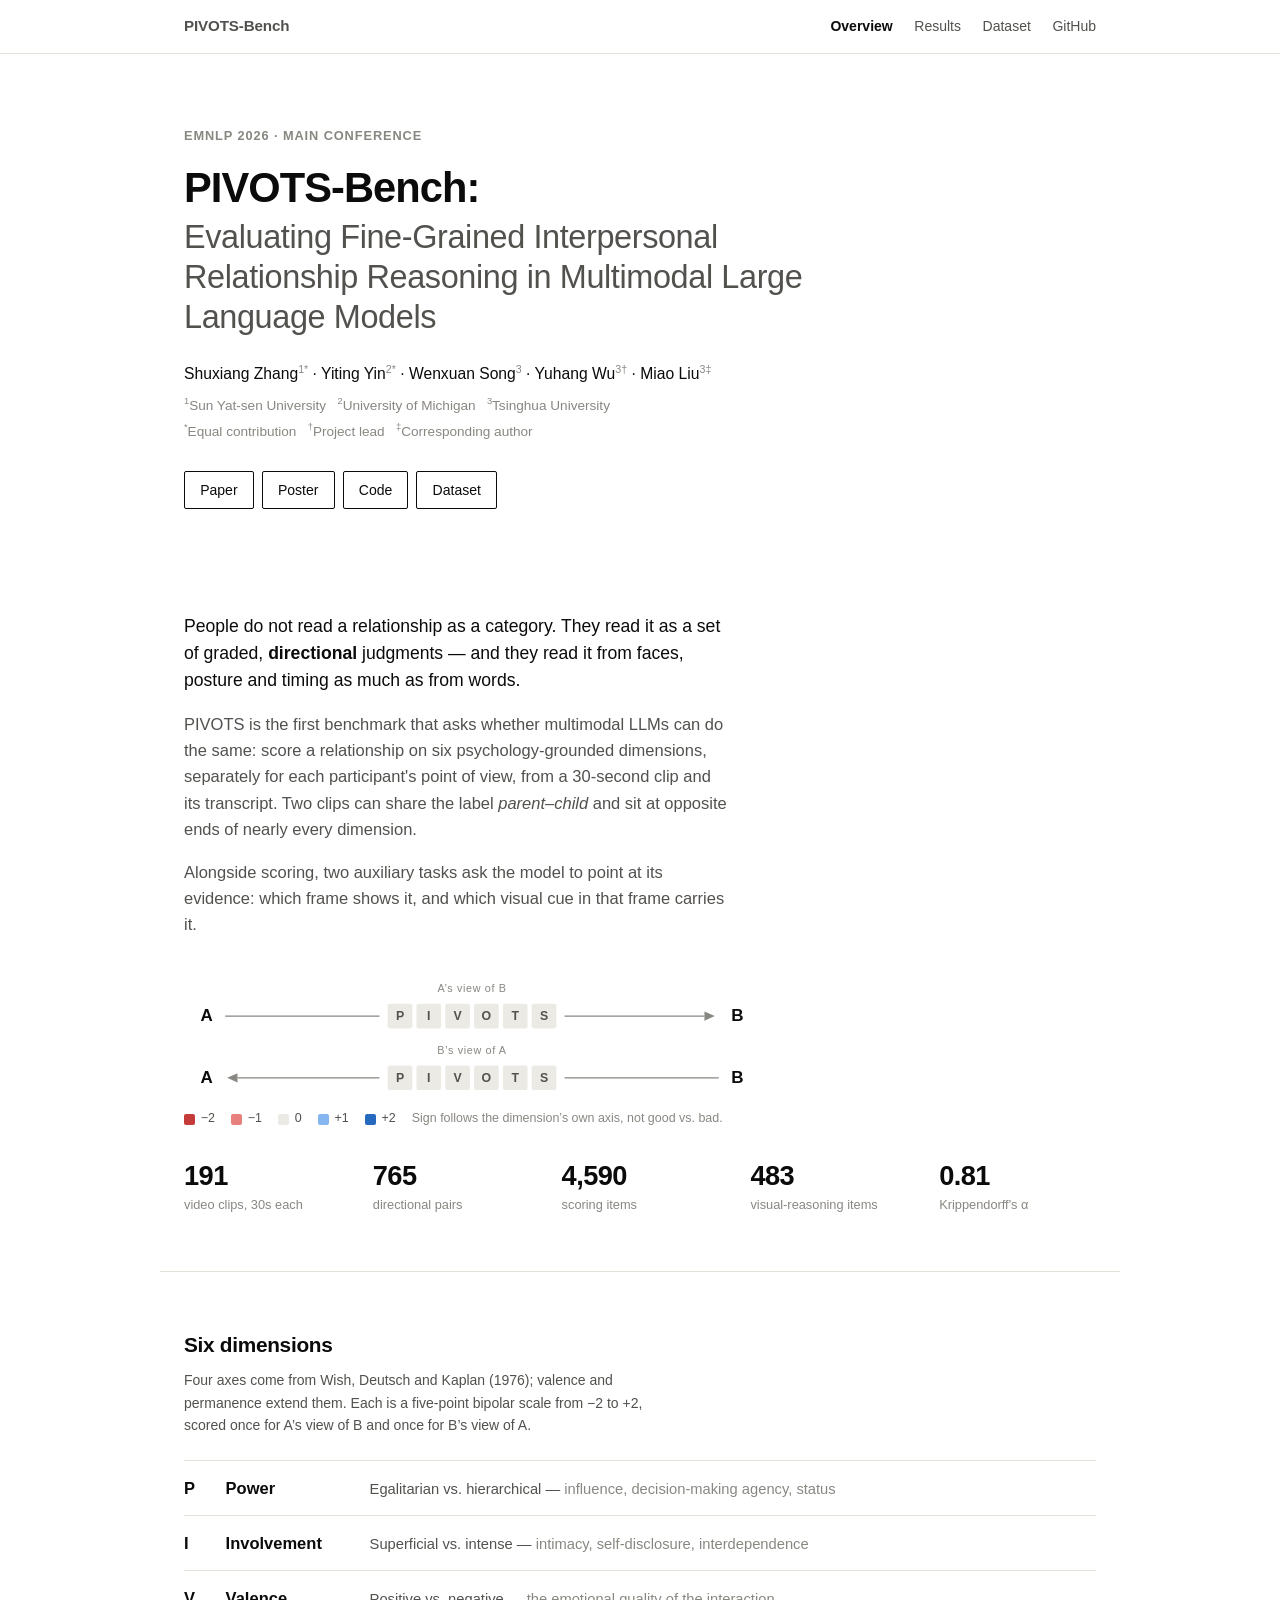
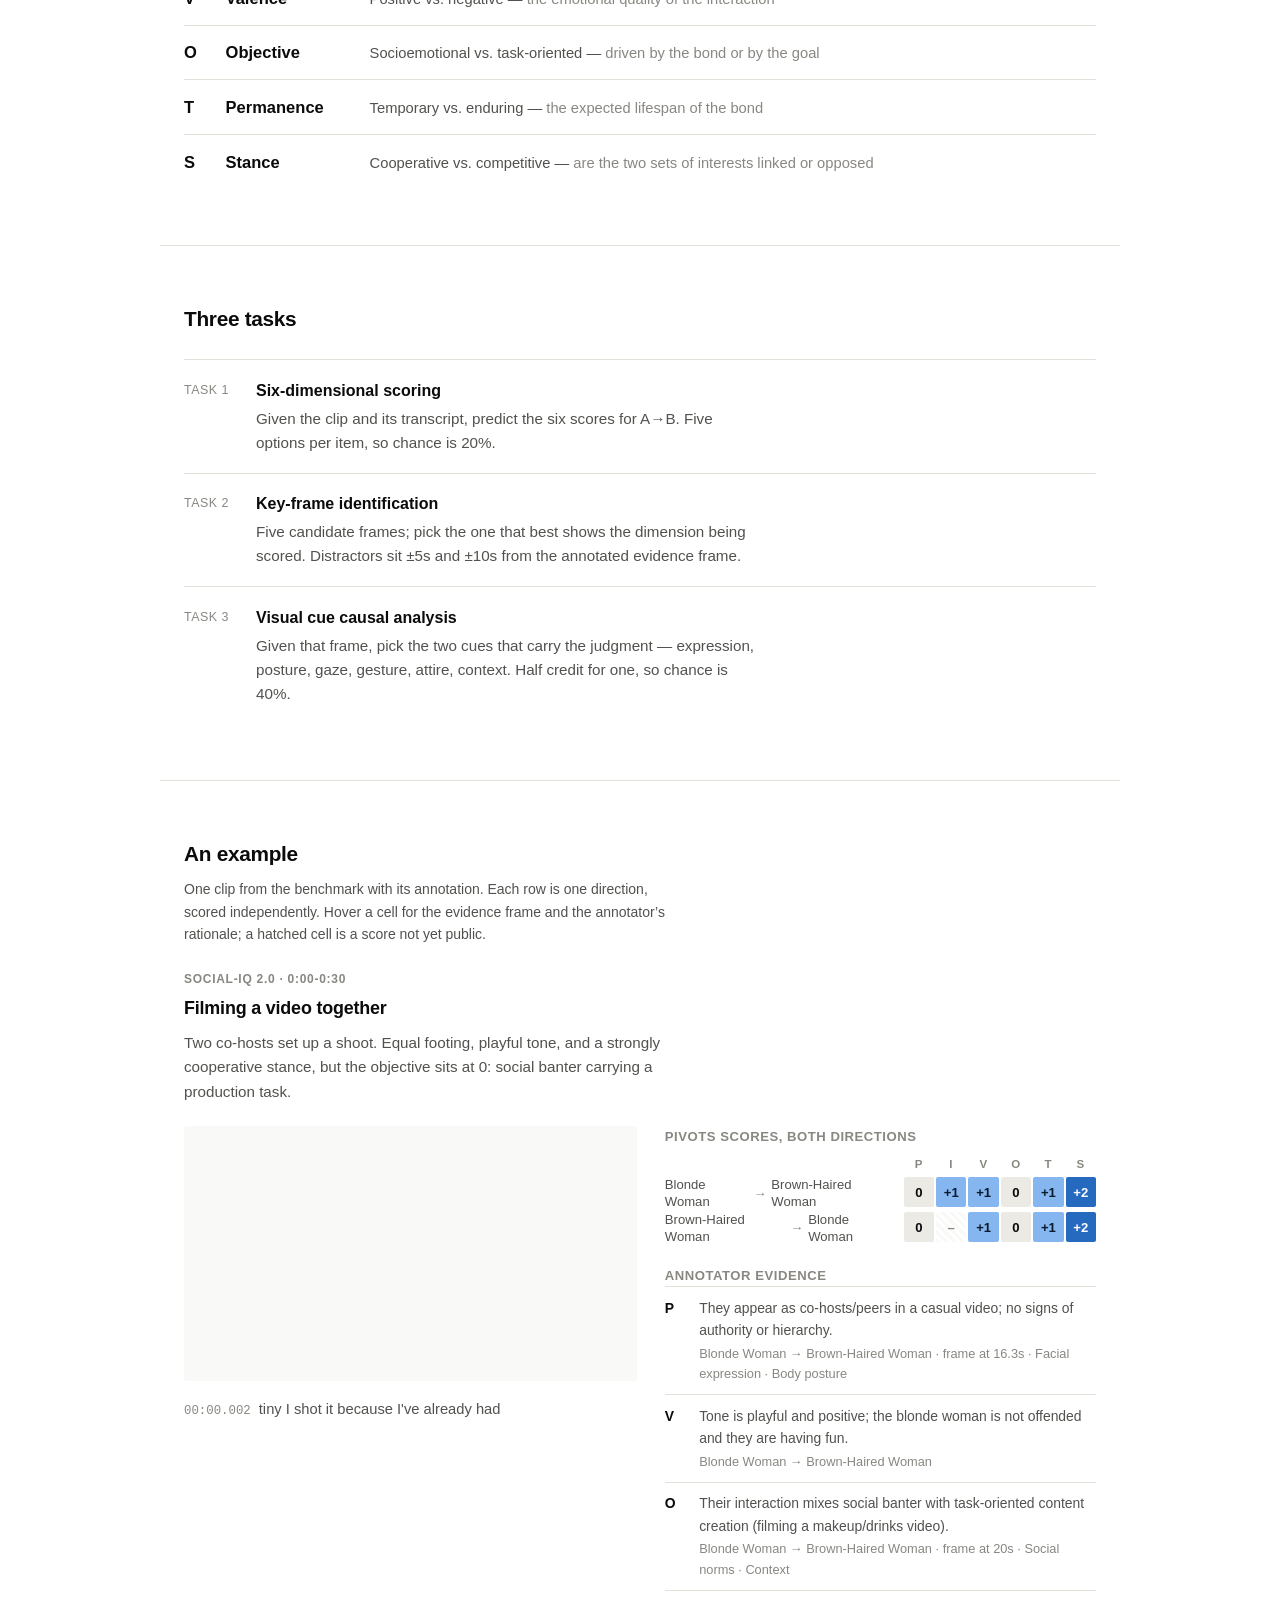
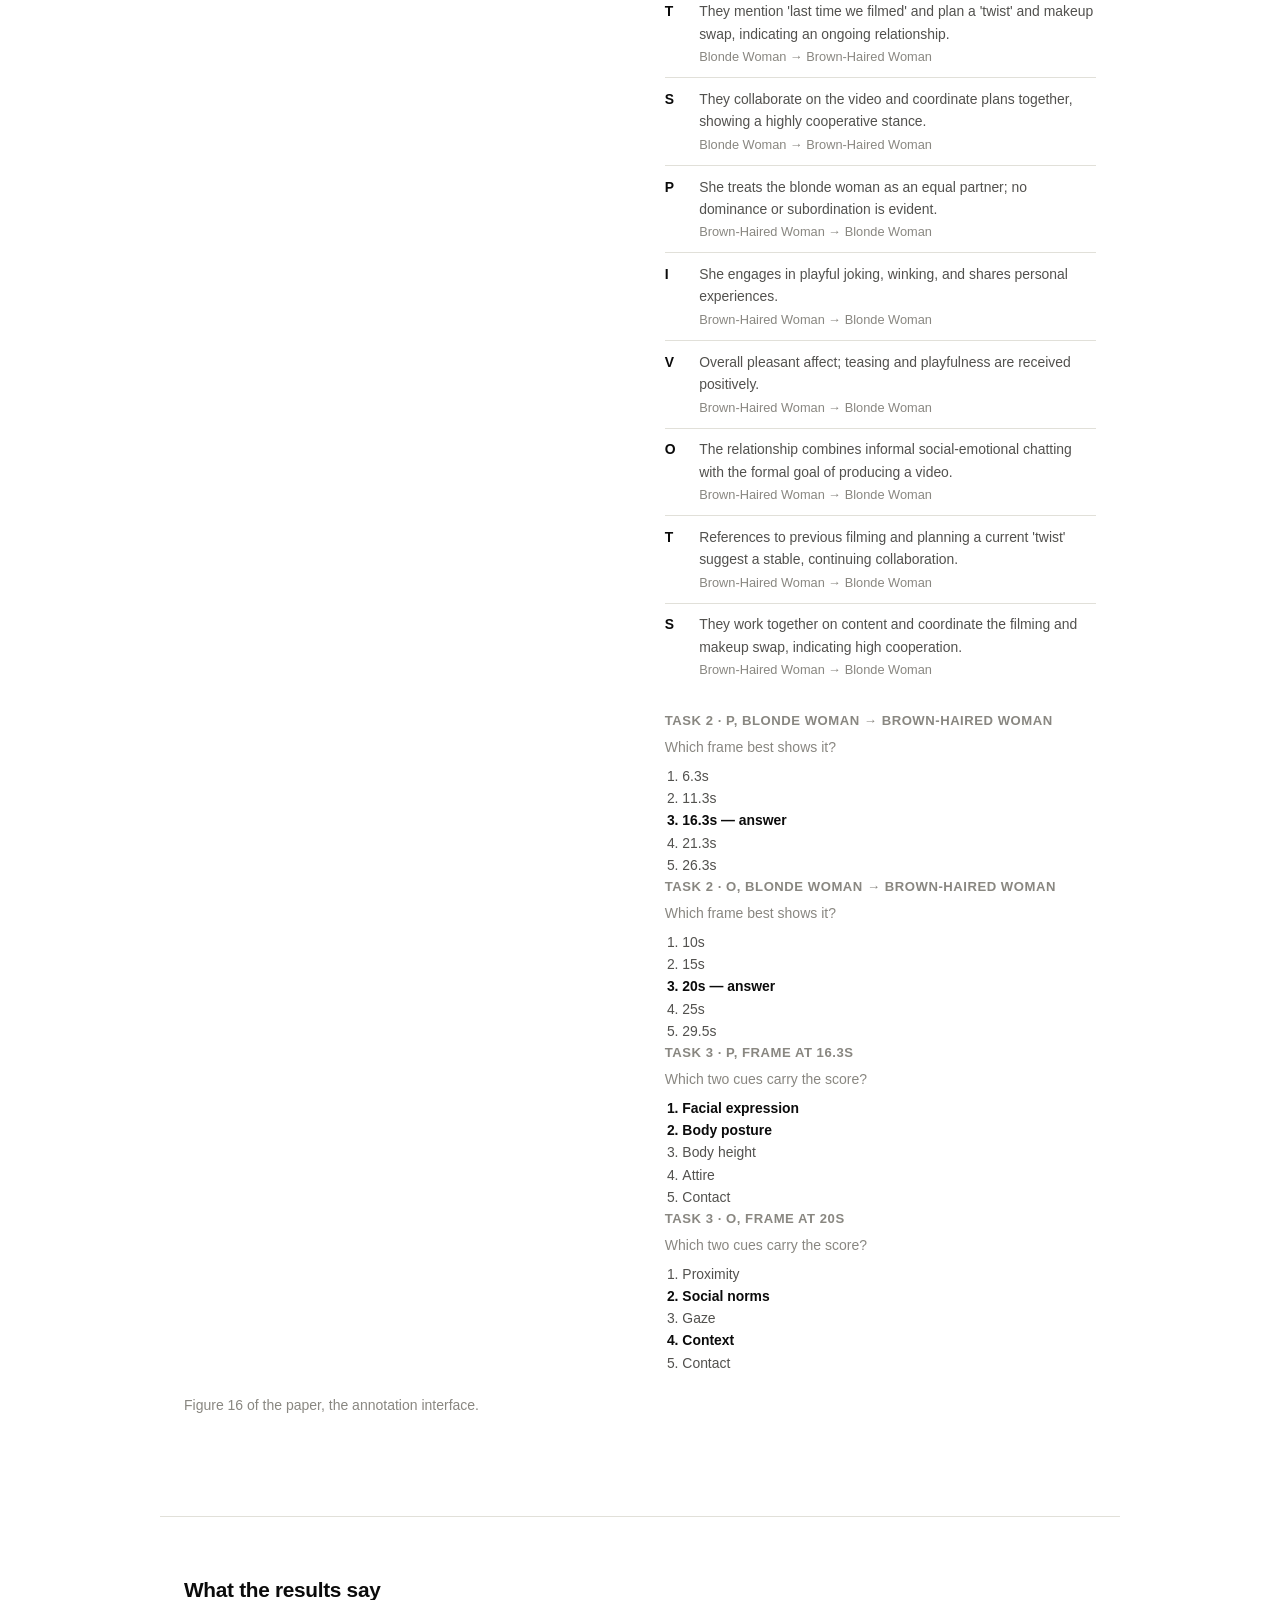
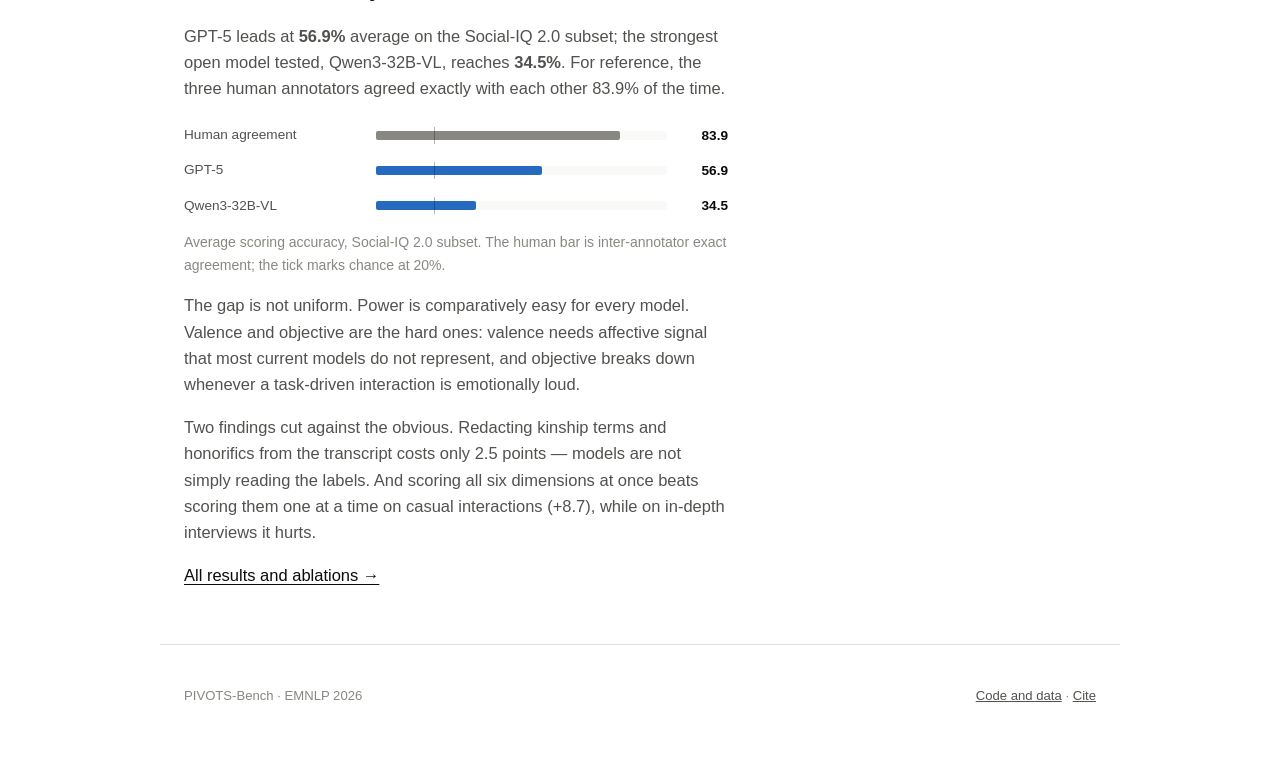
<file: docs/index.html>
<!DOCTYPE html>
<html lang="en">
<head>
<meta charset="utf-8">
<meta name="viewport" content="width=device-width, initial-scale=1">
<title>PIVOTS-Bench: Evaluating Fine-Grained Interpersonal Relationship Reasoning in Multimodal Large Language Models</title>
<meta name="description" content="PIVOTS-Bench: evaluating fine-grained interpersonal relationship reasoning in multimodal large language models.">
<link rel="stylesheet" href="./assets/style.css">
<link rel="icon" href="data:image/svg+xml,<svg xmlns='http://www.w3.org/2000/svg' viewBox='0 0 32 32'><rect x='0' y='10' width='6.4' height='12' fill='%23c53b39'/><rect x='6.4' y='10' width='6.4' height='12' fill='%23e8817d'/><rect x='12.8' y='10' width='6.4' height='12' fill='%23eceae5'/><rect x='19.2' y='10' width='6.4' height='12' fill='%2386b6ef'/><rect x='25.6' y='10' width='6.4' height='12' fill='%23256abf'/></svg>">
</head>
<body>
<nav class="nav"><div class="wrap">
      <a class="mark" href="./">PIVOTS-Bench</a>
      <ul>
        <li><a href="./" aria-current="page">Overview</a></li>
        <li><a href="./leaderboard.html" >Results</a></li>
        <li><a href="./dataset.html" >Dataset</a></li>
        <li><a href="https://github.com/ciossayin/pivots-bench">GitHub</a></li>
      </ul>
    </div></nav>
<header class="hero wrap">
  <p class="eyebrow">EMNLP 2026 &middot; Main Conference</p>
  <h1><span class="name">PIVOTS-Bench:</span> <span class="rest">Evaluating Fine-Grained Interpersonal Relationship Reasoning in Multimodal Large Language Models</span></h1>
  <div class="byline">
    Shuxiang Zhang<sup>1*</sup> &middot; Yiting Yin<sup>2*</sup> &middot; Wenxuan Song<sup>3</sup> &middot; Yuhang Wu<sup>3&dagger;</sup> &middot; Miao Liu<sup>3&Dagger;</sup>
    <div class="affil"><sup>1</sup>Sun Yat-sen University &nbsp; <sup>2</sup>University of Michigan &nbsp; <sup>3</sup>Tsinghua University</div>
    <div class="affil"><sup>*</sup>Equal contribution &nbsp; <sup>&dagger;</sup>Project lead &nbsp; <sup>&Dagger;</sup>Corresponding author</div>
  </div>
  <div class="actions">
    <a href="https://arxiv.org/abs/2606.23092">Paper</a>
    <a href="./assets/poster.pdf">Poster</a>
    <a href="https://github.com/ciossayin/pivots-bench">Code</a>
    <a href="./dataset.html">Dataset</a>
  </div>
</header>

<section class="wrap">
  <div class="narrow stack">
    <p class="lede">People do not read a relationship as a category. They read it as a set of
    graded, <b>directional</b> judgments &mdash; and they read it from faces, posture and timing as
    much as from words.</p>
    <p class="sub">PIVOTS is the first benchmark that asks whether multimodal LLMs can do the same:
    score a relationship on six psychology-grounded dimensions, separately for each participant's
    point of view, from a 30-second clip and its transcript. Two clips can share the label
    <em>parent&ndash;child</em> and sit at opposite ends of nearly every dimension.</p>
    <p class="sub">Alongside scoring, two auxiliary tasks ask the model to point at its evidence:
    which frame shows it, and which visual cue in that frame carries it.</p>
  </div>

  <figure class="bidir" role="img" aria-label="Each pair is scored twice — once for A's view of B and once for B's view of A — on six dimensions, P, I, V, O, T, S, each on a five-point scale from minus 2 to plus 2.">
    <svg viewBox="0 8 560 114" aria-hidden="true">
      <g fill="var(--ink)" font-size="16.5" font-weight="650" text-anchor="middle">
        <text x="22" y="50">A</text><text x="538" y="50">B</text>
        <text x="22" y="110">A</text><text x="538" y="110">B</text>
      </g>
      <g fill="var(--muted)" font-size="10.5" letter-spacing=".06em" text-anchor="middle">
        <text x="280" y="22">A&#8217;s view of B</text>
        <text x="280" y="82">B&#8217;s view of A</text>
      </g>
      <g stroke="var(--muted)" stroke-width="1.2">
        <line x1="40" y1="45" x2="506" y2="45" stroke-dasharray="150 180 136"/>
        <line x1="52" y1="105" x2="520" y2="105" stroke-dasharray="138 180 150"/>
      </g>
      <g fill="var(--muted)">
        <polygon points="506,40.5 516,45 506,49.5"/>
        <polygon points="52,100.5 42,105 52,109.5"/>
      </g>
      <rect x="198" y="33" width="24" height="24" rx="2" fill="var(--s-zero)"/><rect x="226" y="33" width="24" height="24" rx="2" fill="var(--s-zero)"/><rect x="254" y="33" width="24" height="24" rx="2" fill="var(--s-zero)"/><rect x="282" y="33" width="24" height="24" rx="2" fill="var(--s-zero)"/><rect x="310" y="33" width="24" height="24" rx="2" fill="var(--s-zero)"/><rect x="338" y="33" width="24" height="24" rx="2" fill="var(--s-zero)"/>
      <rect x="198" y="93" width="24" height="24" rx="2" fill="var(--s-zero)"/><rect x="226" y="93" width="24" height="24" rx="2" fill="var(--s-zero)"/><rect x="254" y="93" width="24" height="24" rx="2" fill="var(--s-zero)"/><rect x="282" y="93" width="24" height="24" rx="2" fill="var(--s-zero)"/><rect x="310" y="93" width="24" height="24" rx="2" fill="var(--s-zero)"/><rect x="338" y="93" width="24" height="24" rx="2" fill="var(--s-zero)"/>
      <g fill="var(--ink-2)" font-size="12" font-weight="600" text-anchor="middle">
        <text x="210" y="49">P</text><text x="238" y="49">I</text><text x="266" y="49">V</text><text x="294" y="49">O</text><text x="322" y="49">T</text><text x="350" y="49">S</text>
        <text x="210" y="109">P</text><text x="238" y="109">I</text><text x="266" y="109">V</text><text x="294" y="109">O</text><text x="322" y="109">T</text><text x="350" y="109">S</text>
      </g>
    </svg>
    <div class="legend">
      <span><i style="background:var(--s-neg2)"></i>&minus;2</span>
      <span><i style="background:var(--s-neg1)"></i>&minus;1</span>
      <span><i style="background:var(--s-zero)"></i>0</span>
      <span><i style="background:var(--s-pos1)"></i>+1</span>
      <span><i style="background:var(--s-pos2)"></i>+2</span>
      <span class="muted">Sign follows the dimension&rsquo;s own axis, not good vs. bad.</span>
    </div>
  </figure>

  <div class="figures">
    <div><b>191</b><span>video clips, 30s each</span></div>
    <div><b>765</b><span>directional pairs</span></div>
    <div><b>4,590</b><span>scoring items</span></div>
    <div><b>483</b><span>visual-reasoning items</span></div>
    <div><b>0.81</b><span>Krippendorff's &alpha;</span></div>
  </div>
</section>

<section class="wrap">
  <h2>Six dimensions</h2>
  <p class="sub small" style="margin-top:.5rem;max-width:62ch">Four axes come from Wish, Deutsch and
  Kaplan (1976); valence and permanence extend them. Each is a five-point bipolar scale from
  &minus;2 to +2, scored once for A&rsquo;s view of B and once for B&rsquo;s view of A.</p>
  <div class="dims">
    <div><span class="key">P</span><span class="name">Power</span><span class="axis">Egalitarian vs. hierarchical &mdash; <em>influence, decision-making agency, status</em></span></div>
    <div><span class="key">I</span><span class="name">Involvement</span><span class="axis">Superficial vs. intense &mdash; <em>intimacy, self-disclosure, interdependence</em></span></div>
    <div><span class="key">V</span><span class="name">Valence</span><span class="axis">Positive vs. negative &mdash; <em>the emotional quality of the interaction</em></span></div>
    <div><span class="key">O</span><span class="name">Objective</span><span class="axis">Socioemotional vs. task-oriented &mdash; <em>driven by the bond or by the goal</em></span></div>
    <div><span class="key">T</span><span class="name">Permanence</span><span class="axis">Temporary vs. enduring &mdash; <em>the expected lifespan of the bond</em></span></div>
    <div><span class="key">S</span><span class="name">Stance</span><span class="axis">Cooperative vs. competitive &mdash; <em>are the two sets of interests linked or opposed</em></span></div>
  </div>
</section>

<section class="wrap">
  <h2>Three tasks</h2>
  <div class="tasks">
    <div><div>
      <h3>Six-dimensional scoring</h3>
      <p>Given the clip and its transcript, predict the six scores for A&rarr;B. Five options per
      item, so chance is 20%.</p>
    </div></div>
    <div><div>
      <h3>Key-frame identification</h3>
      <p>Five candidate frames; pick the one that best shows the dimension being scored. Distractors
      sit &plusmn;5s and &plusmn;10s from the annotated evidence frame.</p>
    </div></div>
    <div><div>
      <h3>Visual cue causal analysis</h3>
      <p>Given that frame, pick the two cues that carry the judgment &mdash; expression, posture,
      gaze, gesture, attire, context. Half credit for one, so chance is 40%.</p>
    </div></div>
  </div>
</section>

<section class="wrap" id="example">
  <h2>An example</h2>
  <p class="sub small" style="margin-top:.5rem;max-width:62ch">One clip from the benchmark with its
  annotation. Each row is one direction, scored independently. Hover a cell for the evidence frame
  and the annotator&rsquo;s rationale; a hatched cell is a score not yet public.</p>
  <div id="samples"></div>
</section>

<section class="wrap">
  <h2>What the results say</h2>
  <div class="narrow stack" style="margin-top:1rem">
    <p class="sub">GPT-5 leads at <b>56.9%</b> average on the Social-IQ 2.0 subset; the strongest
    open model tested, Qwen3-32B-VL, reaches <b>34.5%</b>. For reference, the three human annotators
    agreed exactly with each other 83.9% of the time.</p>
    <figure class="headline">
      <div class="hrow"><span class="hl">Human agreement</span><span class="track"><i class="ref" style="width:83.9%"></i></span><b>83.9</b></div>
      <div class="hrow"><span class="hl">GPT-5</span><span class="track"><i style="width:56.9%"></i></span><b>56.9</b></div>
      <div class="hrow"><span class="hl">Qwen3-32B-VL</span><span class="track"><i style="width:34.5%"></i></span><b>34.5</b></div>
      <figcaption class="muted small">Average scoring accuracy, Social-IQ 2.0 subset. The human bar
      is inter-annotator exact agreement; the tick marks chance at 20%.</figcaption>
    </figure>
    <p class="sub">The gap is not uniform. Power is comparatively easy for every model. Valence and
    objective are the hard ones: valence needs affective signal that most current models do not
    represent, and objective breaks down whenever a task-driven interaction is emotionally loud.</p>
    <p class="sub">Two findings cut against the obvious. Redacting kinship terms and honorifics from
    the transcript costs only 2.5 points &mdash; models are not simply reading the labels. And
    scoring all six dimensions at once beats scoring them one at a time on casual interactions
    (+8.7), while on in-depth interviews it hurts.</p>
    <p><a href="./leaderboard.html">All results and ablations &rarr;</a></p>
  </div>
</section>

<footer class="wrap">
      <div>PIVOTS-Bench &middot; EMNLP 2026</div>
      <div><a href="https://github.com/ciossayin/pivots-bench">Code and data</a> &middot; <a href="./dataset.html#cite">Cite</a></div>
    </footer>
<script src="./assets/samples.js"></script>
</body>
</html>
</file>
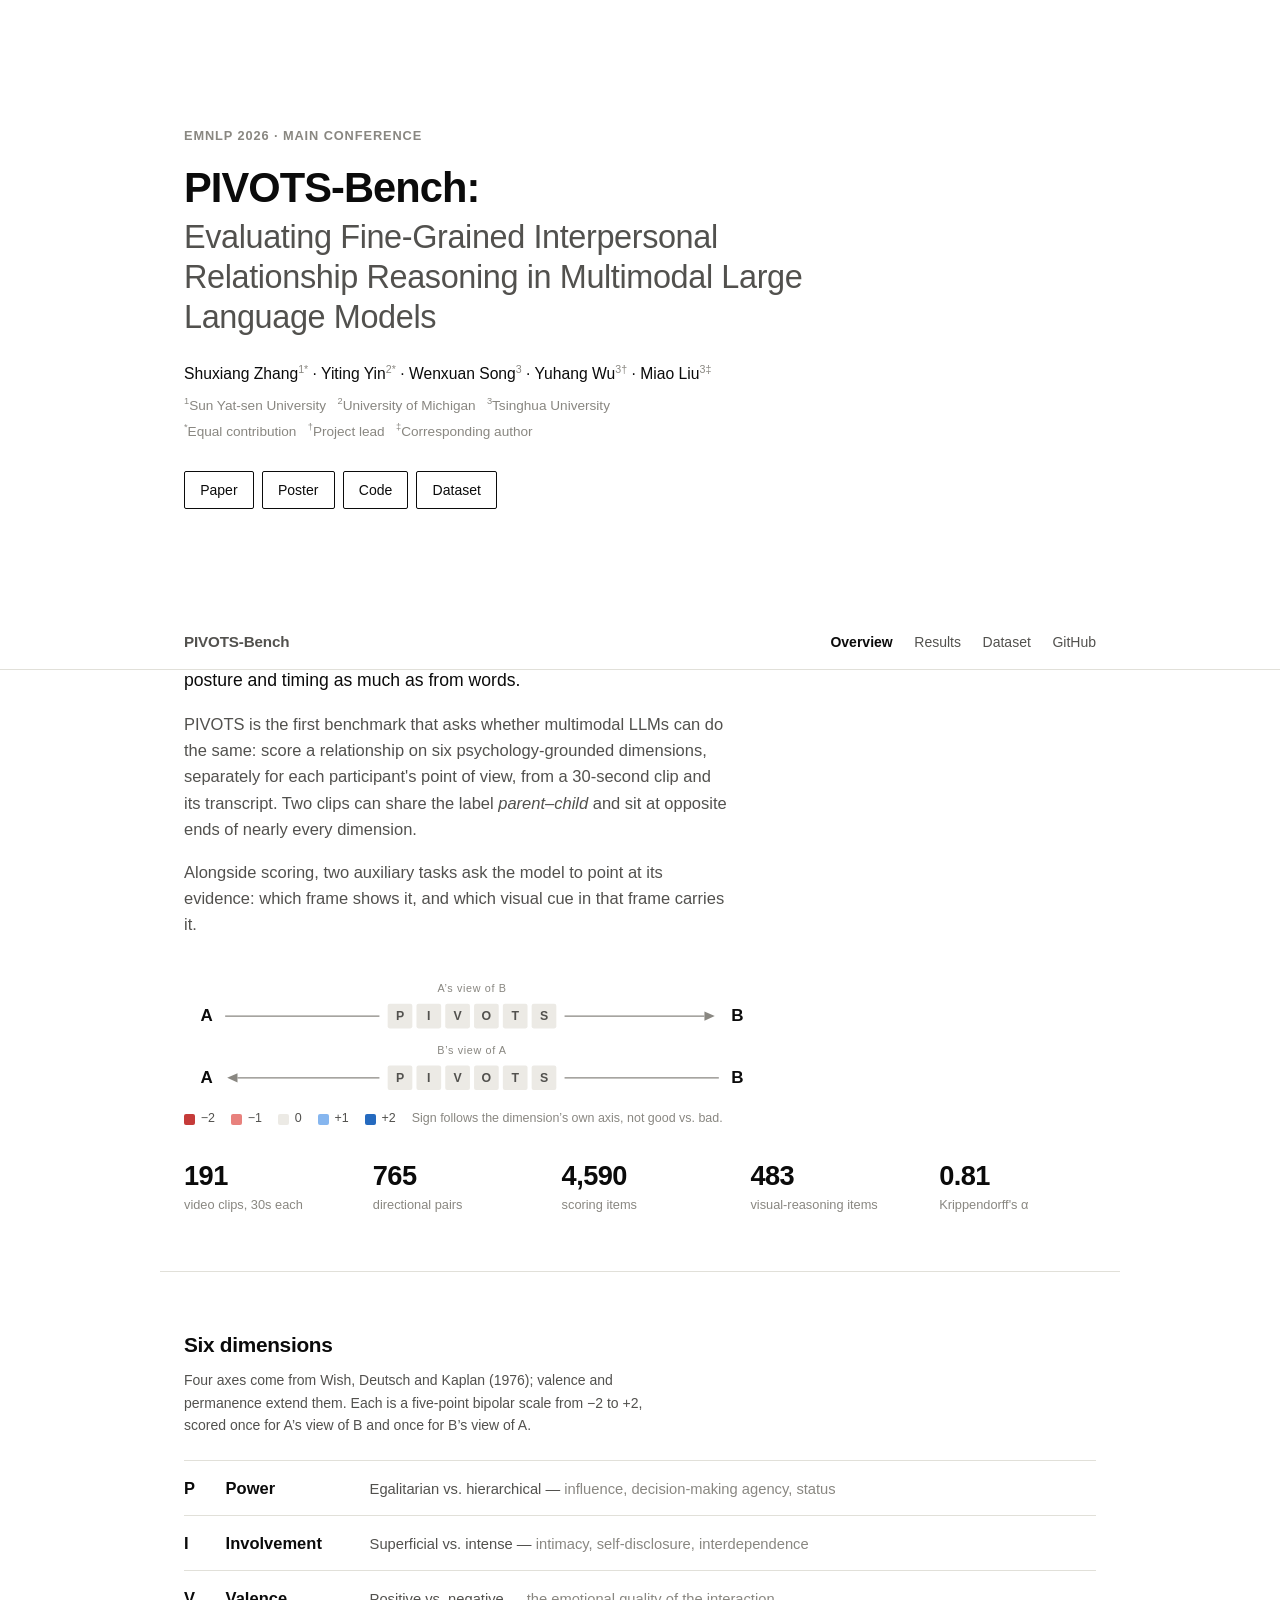
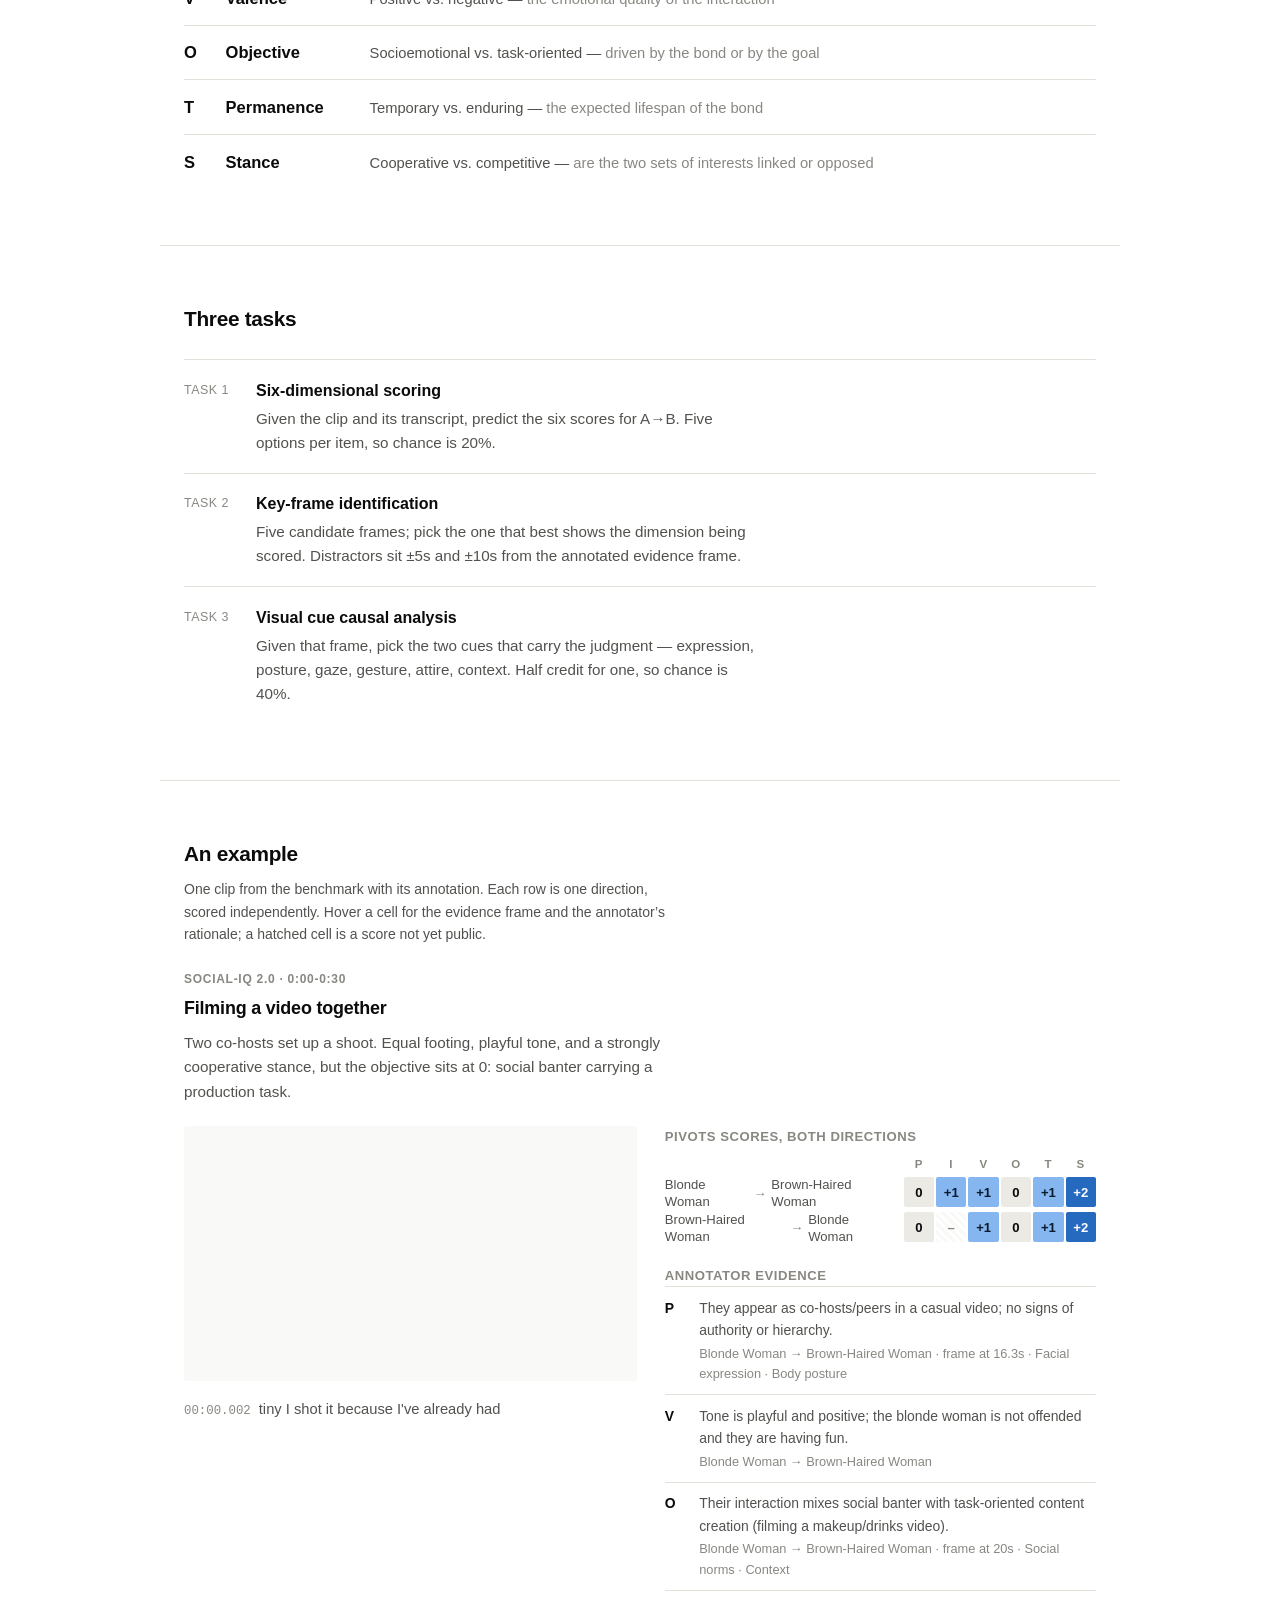
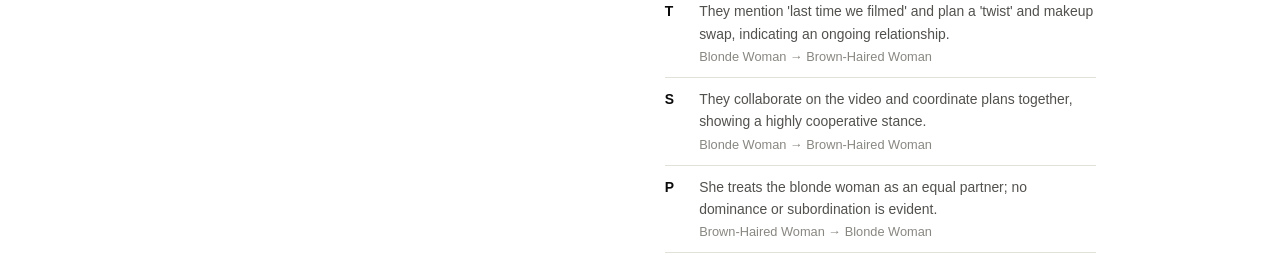
<file: docs/data.html>
<!DOCTYPE html>
<html lang="en">
<head>
<meta charset="utf-8">
<title>PIVOTSBench</title>
<meta http-equiv="refresh" content="0; url=./#example">
<link rel="canonical" href="./#example">
</head>
<body><p><a href="./#example">PIVOTSBench example</a></p></body>
</html>
</file>
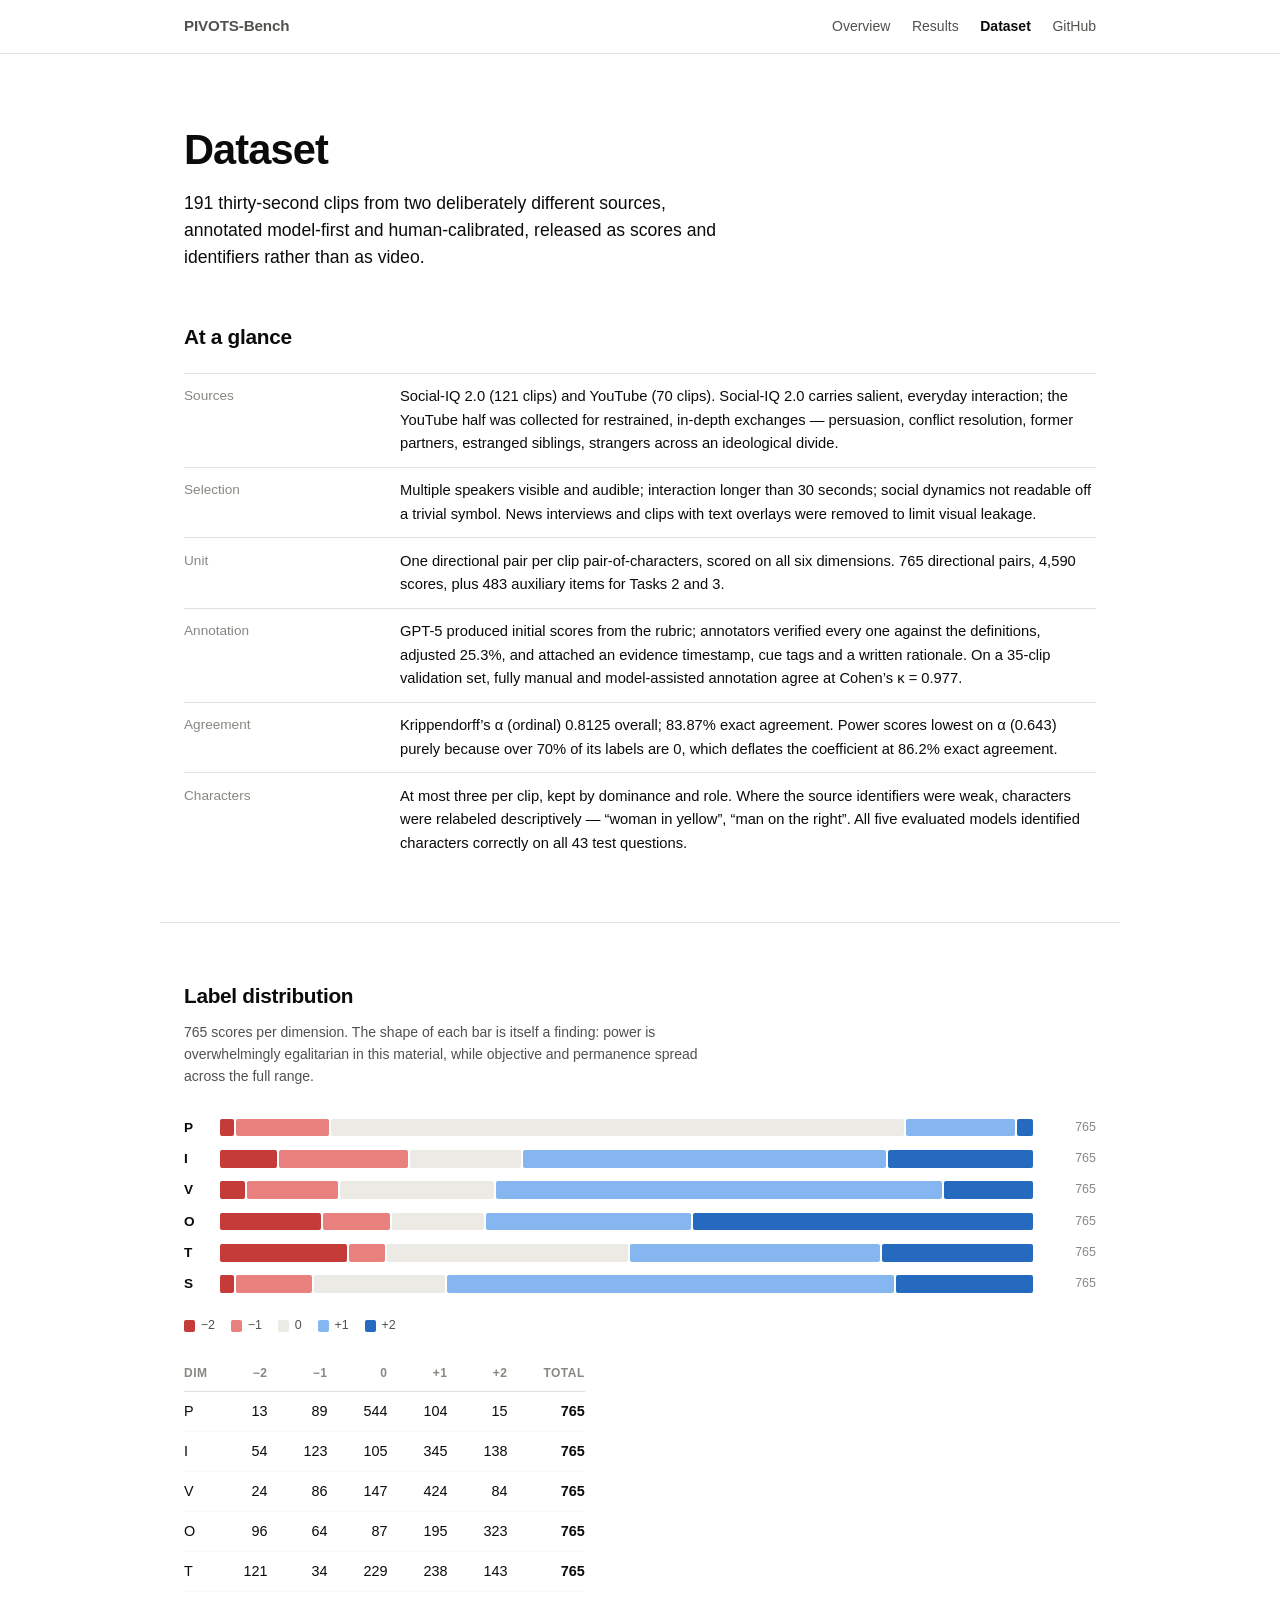
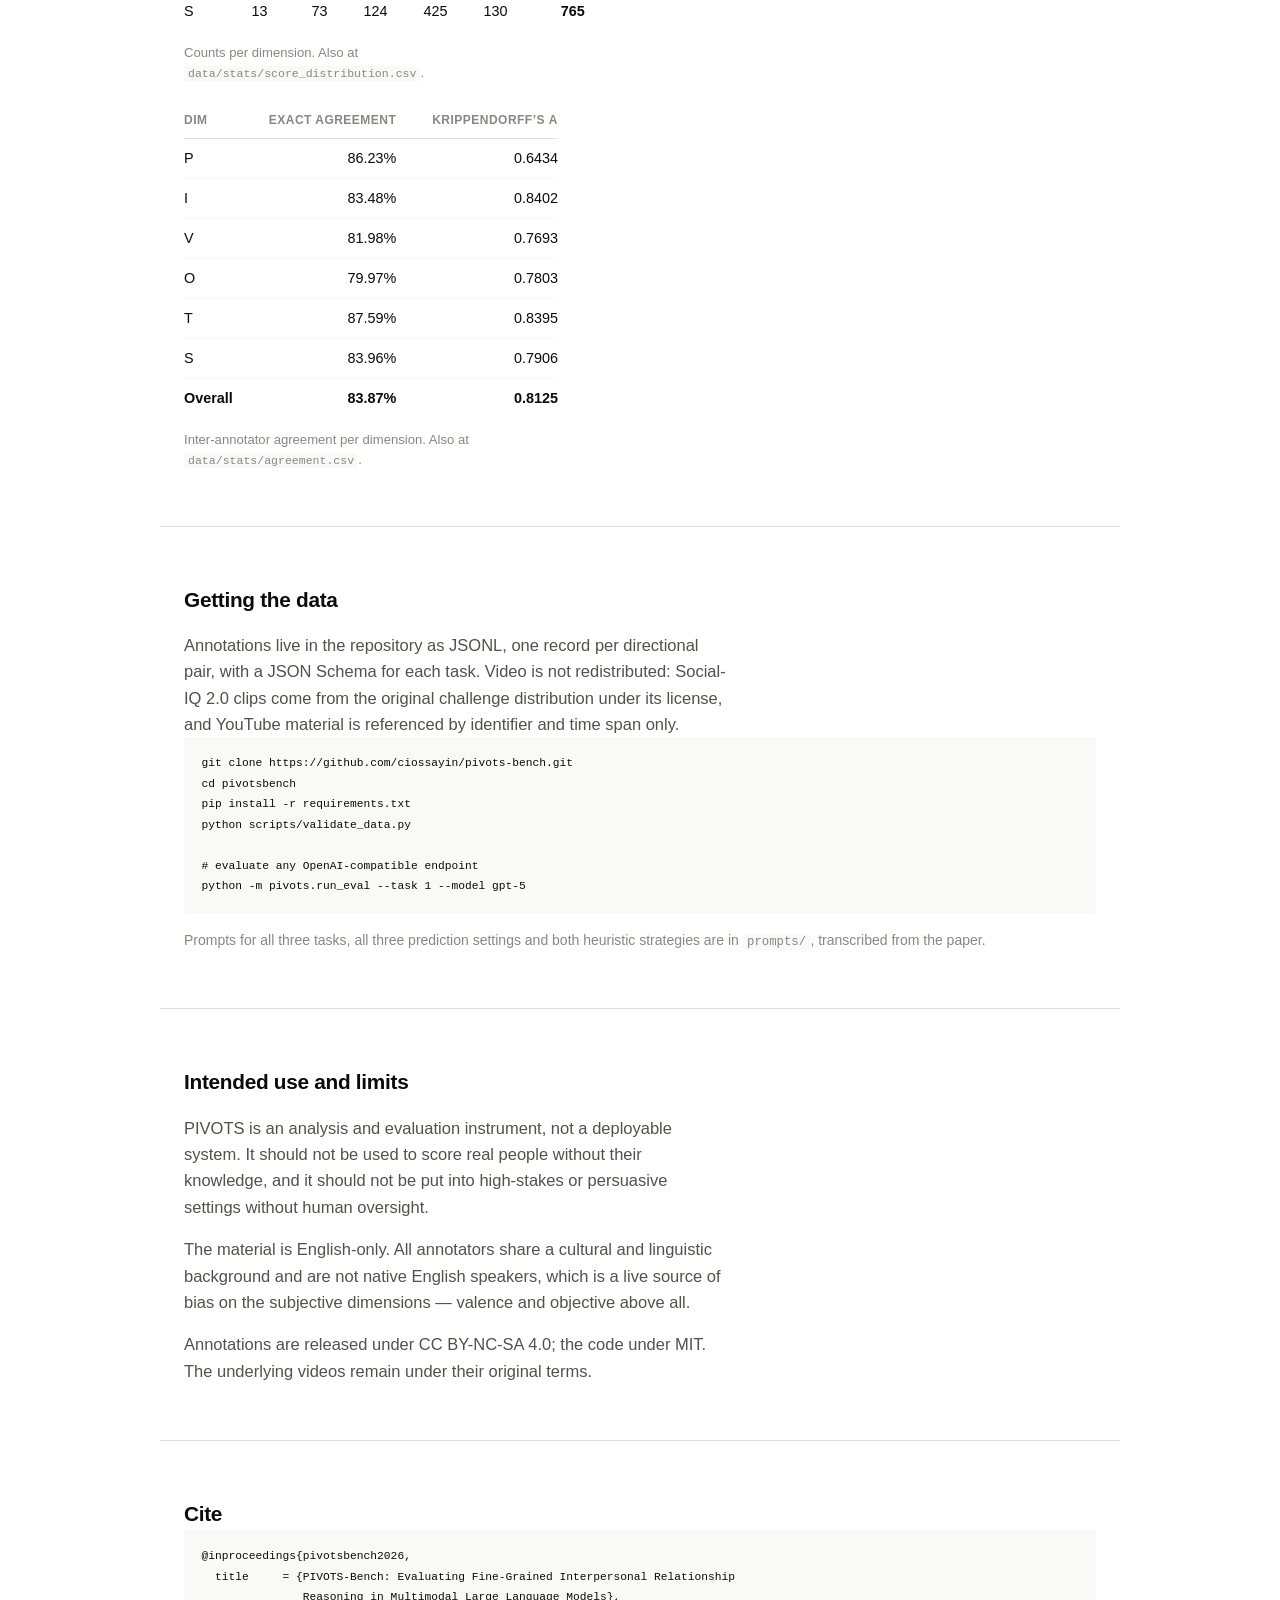
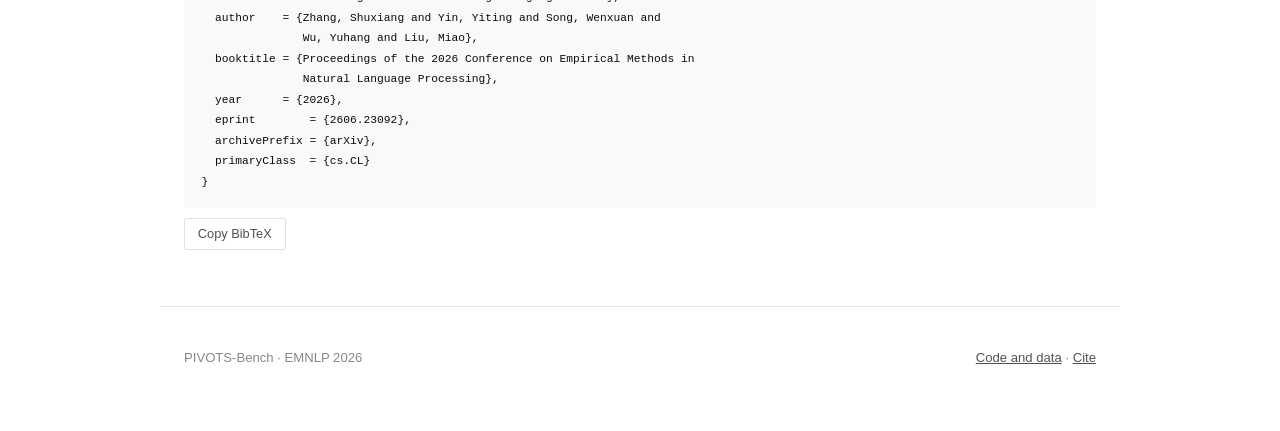
<file: docs/dataset.html>
<!DOCTYPE html>
<html lang="en">
<head>
<meta charset="utf-8">
<meta name="viewport" content="width=device-width, initial-scale=1">
<title>Dataset · PIVOTS-Bench</title>
<meta name="description" content="PIVOTS-Bench dataset card: sources, curation, annotation protocol, agreement, label distribution, licensing and intended use.">
<link rel="stylesheet" href="./assets/style.css">
<link rel="icon" href="data:image/svg+xml,<svg xmlns='http://www.w3.org/2000/svg' viewBox='0 0 32 32'><rect x='0' y='10' width='6.4' height='12' fill='%23c53b39'/><rect x='6.4' y='10' width='6.4' height='12' fill='%23e8817d'/><rect x='12.8' y='10' width='6.4' height='12' fill='%23eceae5'/><rect x='19.2' y='10' width='6.4' height='12' fill='%2386b6ef'/><rect x='25.6' y='10' width='6.4' height='12' fill='%23256abf'/></svg>">
</head>
<body>
<nav class="nav"><div class="wrap">
      <a class="mark" href="./">PIVOTS-Bench</a>
      <ul>
        <li><a href="./" >Overview</a></li>
        <li><a href="./leaderboard.html" >Results</a></li>
        <li><a href="./dataset.html" aria-current="page">Dataset</a></li>
        <li><a href="https://github.com/ciossayin/pivots-bench">GitHub</a></li>
      </ul>
    </div></nav>
<header class="hero wrap" style="padding-bottom:1.5rem">
  <h1 style="max-width:20ch">Dataset</h1>
  <p class="lede narrow" style="margin-top:1rem">191 thirty-second clips from two deliberately
  different sources, annotated model-first and human-calibrated, released as scores and identifiers
  rather than as video.</p>
</header>

<section class="wrap" style="padding-top:1.5rem">
  <h2>At a glance</h2>
  <dl class="facts">
    <div><dt>Sources</dt><dd>Social-IQ 2.0 (121 clips) and YouTube (70 clips). Social-IQ 2.0 carries
      salient, everyday interaction; the YouTube half was collected for restrained, in-depth
      exchanges &mdash; persuasion, conflict resolution, former partners, estranged siblings,
      strangers across an ideological divide.</dd></div>
    <div><dt>Selection</dt><dd>Multiple speakers visible and audible; interaction longer than 30
      seconds; social dynamics not readable off a trivial symbol. News interviews and clips with
      text overlays were removed to limit visual leakage.</dd></div>
    <div><dt>Unit</dt><dd>One directional pair per clip pair-of-characters, scored on all six
      dimensions. 765 directional pairs, 4,590 scores, plus 483 auxiliary items for Tasks 2 and 3.</dd></div>
    <div><dt>Annotation</dt><dd>GPT-5 produced initial scores from the rubric; annotators verified
      every one against the definitions, adjusted 25.3%, and attached an evidence timestamp, cue tags
      and a written rationale. On a 35-clip validation set, fully manual and model-assisted
      annotation agree at Cohen&rsquo;s &kappa; = 0.977.</dd></div>
    <div><dt>Agreement</dt><dd>Krippendorff&rsquo;s &alpha; (ordinal) 0.8125 overall; 83.87% exact
      agreement. Power scores lowest on &alpha; (0.643) purely because over 70% of its labels are 0,
      which deflates the coefficient at 86.2% exact agreement.</dd></div>
    <div><dt>Characters</dt><dd>At most three per clip, kept by dominance and role. Where the source
      identifiers were weak, characters were relabeled descriptively &mdash; &ldquo;woman in
      yellow&rdquo;, &ldquo;man on the right&rdquo;. All five evaluated models identified characters
      correctly on all 43 test questions.</dd></div>
  </dl>
</section>

<section class="wrap">
  <h2>Label distribution</h2>
  <p class="sub small narrow" style="margin-top:.5rem">765 scores per dimension. The shape of each
  bar is itself a finding: power is overwhelmingly egalitarian in this material, while objective and
  permanence spread across the full range.</p>
  <div class="dist" id="dist"></div>
  <div class="legend">
    <span><i style="background:var(--s-neg2)"></i>&minus;2</span>
    <span><i style="background:var(--s-neg1)"></i>&minus;1</span>
    <span><i style="background:var(--s-zero)"></i>0</span>
    <span><i style="background:var(--s-pos1)"></i>+1</span>
    <span><i style="background:var(--s-pos2)"></i>+2</span>
  </div>

  <div class="tablewrap">
    <table class="fit">
      <caption>Counts per dimension. Also at <code>data/stats/score_distribution.csv</code>.</caption>
      <thead><tr><th>Dim</th><th>&minus;2</th><th>&minus;1</th><th>0</th><th>+1</th><th>+2</th><th>Total</th></tr></thead>
      <tbody>
        <tr><td>P</td><td>13</td><td>89</td><td>544</td><td>104</td><td>15</td><td class="strong">765</td></tr>
        <tr><td>I</td><td>54</td><td>123</td><td>105</td><td>345</td><td>138</td><td class="strong">765</td></tr>
        <tr><td>V</td><td>24</td><td>86</td><td>147</td><td>424</td><td>84</td><td class="strong">765</td></tr>
        <tr><td>O</td><td>96</td><td>64</td><td>87</td><td>195</td><td>323</td><td class="strong">765</td></tr>
        <tr><td>T</td><td>121</td><td>34</td><td>229</td><td>238</td><td>143</td><td class="strong">765</td></tr>
        <tr><td>S</td><td>13</td><td>73</td><td>124</td><td>425</td><td>130</td><td class="strong">765</td></tr>
      </tbody>
    </table>
  </div>

  <div class="tablewrap">
    <table class="fit">
      <caption>Inter-annotator agreement per dimension. Also at <code>data/stats/agreement.csv</code>.</caption>
      <thead><tr><th>Dim</th><th>Exact agreement</th><th>Krippendorff&rsquo;s &alpha;</th></tr></thead>
      <tbody>
        <tr><td>P</td><td>86.23%</td><td>0.6434</td></tr>
        <tr><td>I</td><td>83.48%</td><td>0.8402</td></tr>
        <tr><td>V</td><td>81.98%</td><td>0.7693</td></tr>
        <tr><td>O</td><td>79.97%</td><td>0.7803</td></tr>
        <tr><td>T</td><td>87.59%</td><td>0.8395</td></tr>
        <tr><td>S</td><td>83.96%</td><td>0.7906</td></tr>
        <tr><td class="strong">Overall</td><td class="strong">83.87%</td><td class="strong">0.8125</td></tr>
      </tbody>
    </table>
  </div>
</section>

<section class="wrap">
  <h2>Getting the data</h2>
  <div class="narrow stack" style="margin-top:1rem">
    <p class="sub">Annotations live in the repository as JSONL, one record per directional pair, with
    a JSON Schema for each task. Video is not redistributed: Social-IQ 2.0 clips come from the
    original challenge distribution under its license, and YouTube material is referenced by
    identifier and time span only.</p>
  </div>
<pre><code>git clone https://github.com/ciossayin/pivots-bench.git
cd pivotsbench
pip install -r requirements.txt
python scripts/validate_data.py

# evaluate any OpenAI-compatible endpoint
python -m pivots.run_eval --task 1 --model gpt-5</code></pre>
  <p class="muted small" style="margin-top:1rem">Prompts for all three tasks, all three prediction
  settings and both heuristic strategies are in <code>prompts/</code>, transcribed from the paper.</p>
</section>

<section class="wrap">
  <h2>Intended use and limits</h2>
  <div class="narrow stack" style="margin-top:1rem">
    <p class="sub">PIVOTS is an analysis and evaluation instrument, not a deployable system. It
    should not be used to score real people without their knowledge, and it should not be put into
    high-stakes or persuasive settings without human oversight.</p>
    <p class="sub">The material is English-only. All annotators share a cultural and linguistic
    background and are not native English speakers, which is a live source of bias on the subjective
    dimensions &mdash; valence and objective above all.</p>
    <p class="sub">Annotations are released under CC BY-NC-SA 4.0; the code under MIT. The
    underlying videos remain under their original terms.</p>
  </div>
</section>

<section class="wrap" id="cite">
  <h2>Cite</h2>
<pre id="bib"><code>@inproceedings{pivotsbench2026,
  title     = {PIVOTS-Bench: Evaluating Fine-Grained Interpersonal Relationship
               Reasoning in Multimodal Large Language Models},
  author    = {Zhang, Shuxiang and Yin, Yiting and Song, Wenxuan and
               Wu, Yuhang and Liu, Miao},
  booktitle = {Proceedings of the 2026 Conference on Empirical Methods in
               Natural Language Processing},
  year      = {2026},
  eprint        = {2606.23092},
  archivePrefix = {arXiv},
  primaryClass  = {cs.CL}
}</code></pre>
  <button class="copy" onclick="navigator.clipboard.writeText(document.getElementById('bib').innerText).then(()=>{this.textContent='Copied';setTimeout(()=>this.textContent='Copy BibTeX',1500)})">Copy BibTeX</button>
</section>

<footer class="wrap">
      <div>PIVOTS-Bench &middot; EMNLP 2026</div>
      <div><a href="https://github.com/ciossayin/pivots-bench">Code and data</a> &middot; <a href="./dataset.html#cite">Cite</a></div>
    </footer>
<script src="./assets/dist.js"></script>
</body>
</html>
</file>
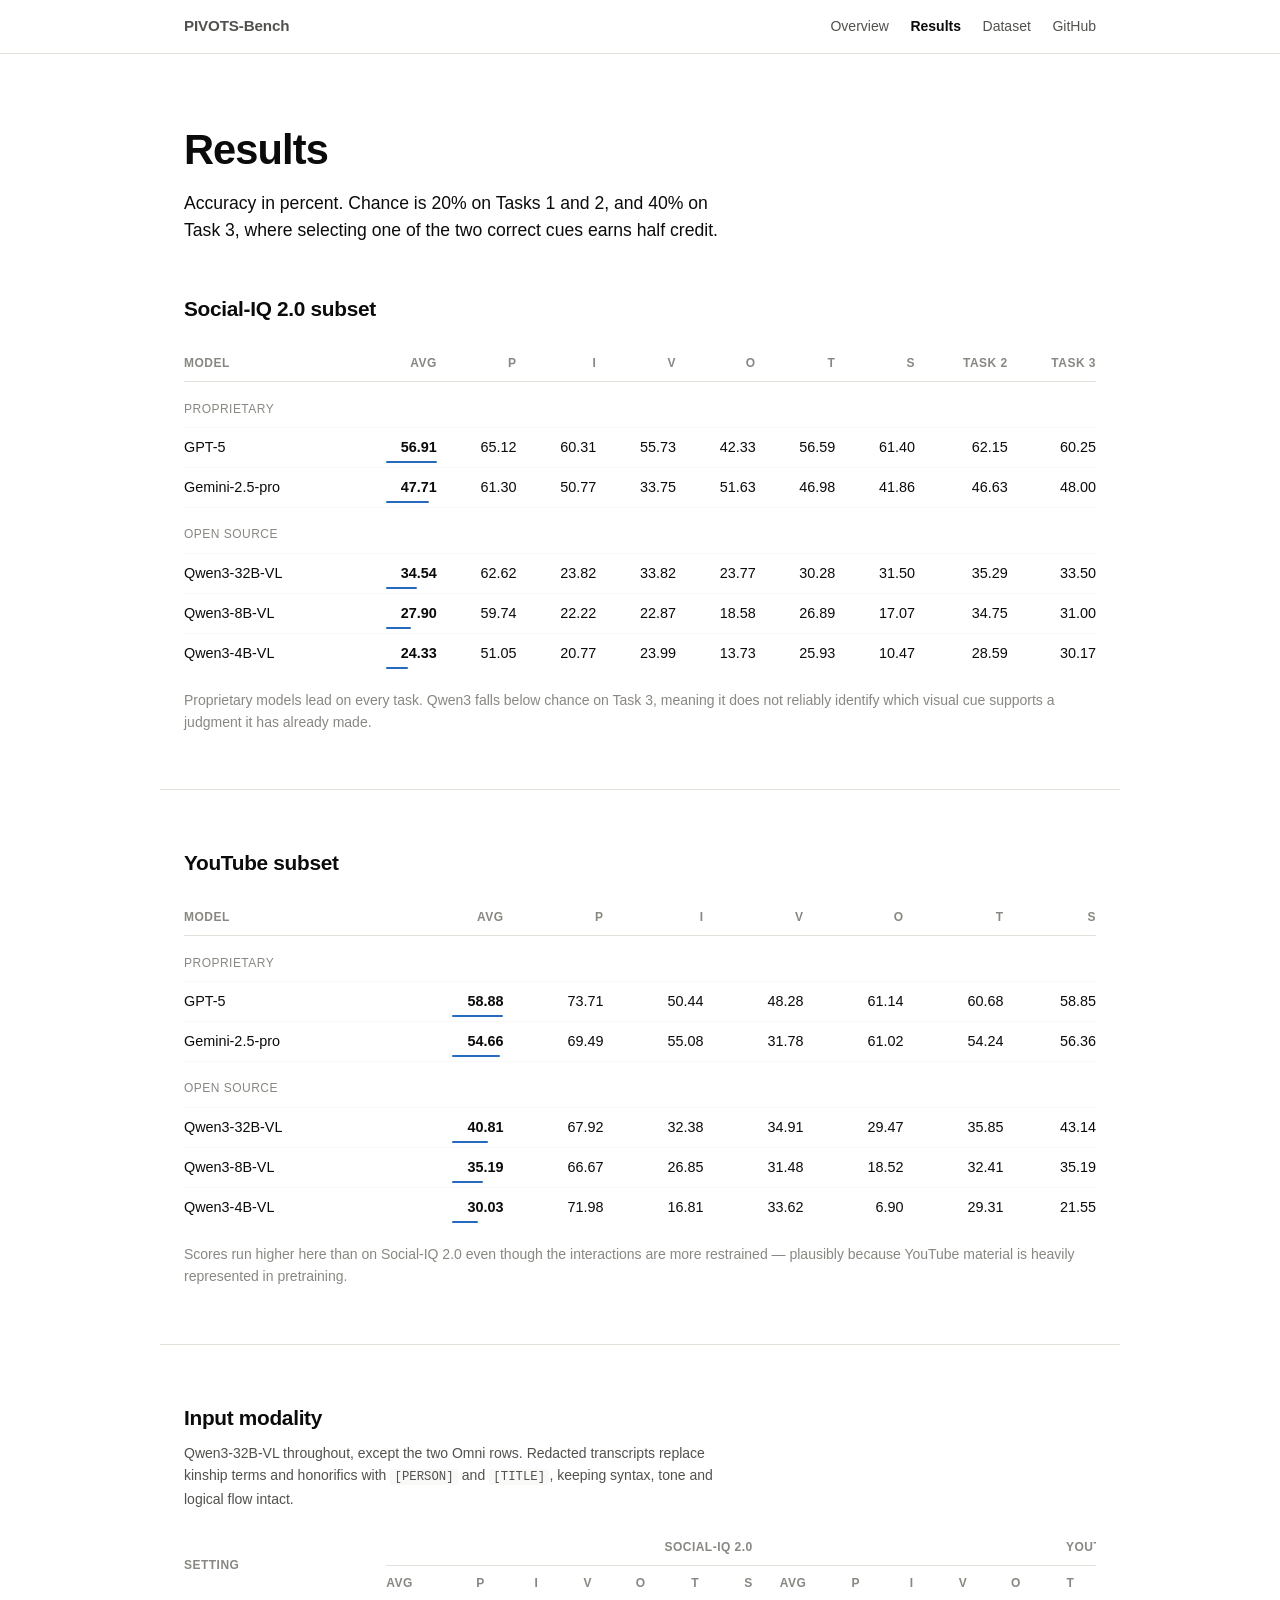
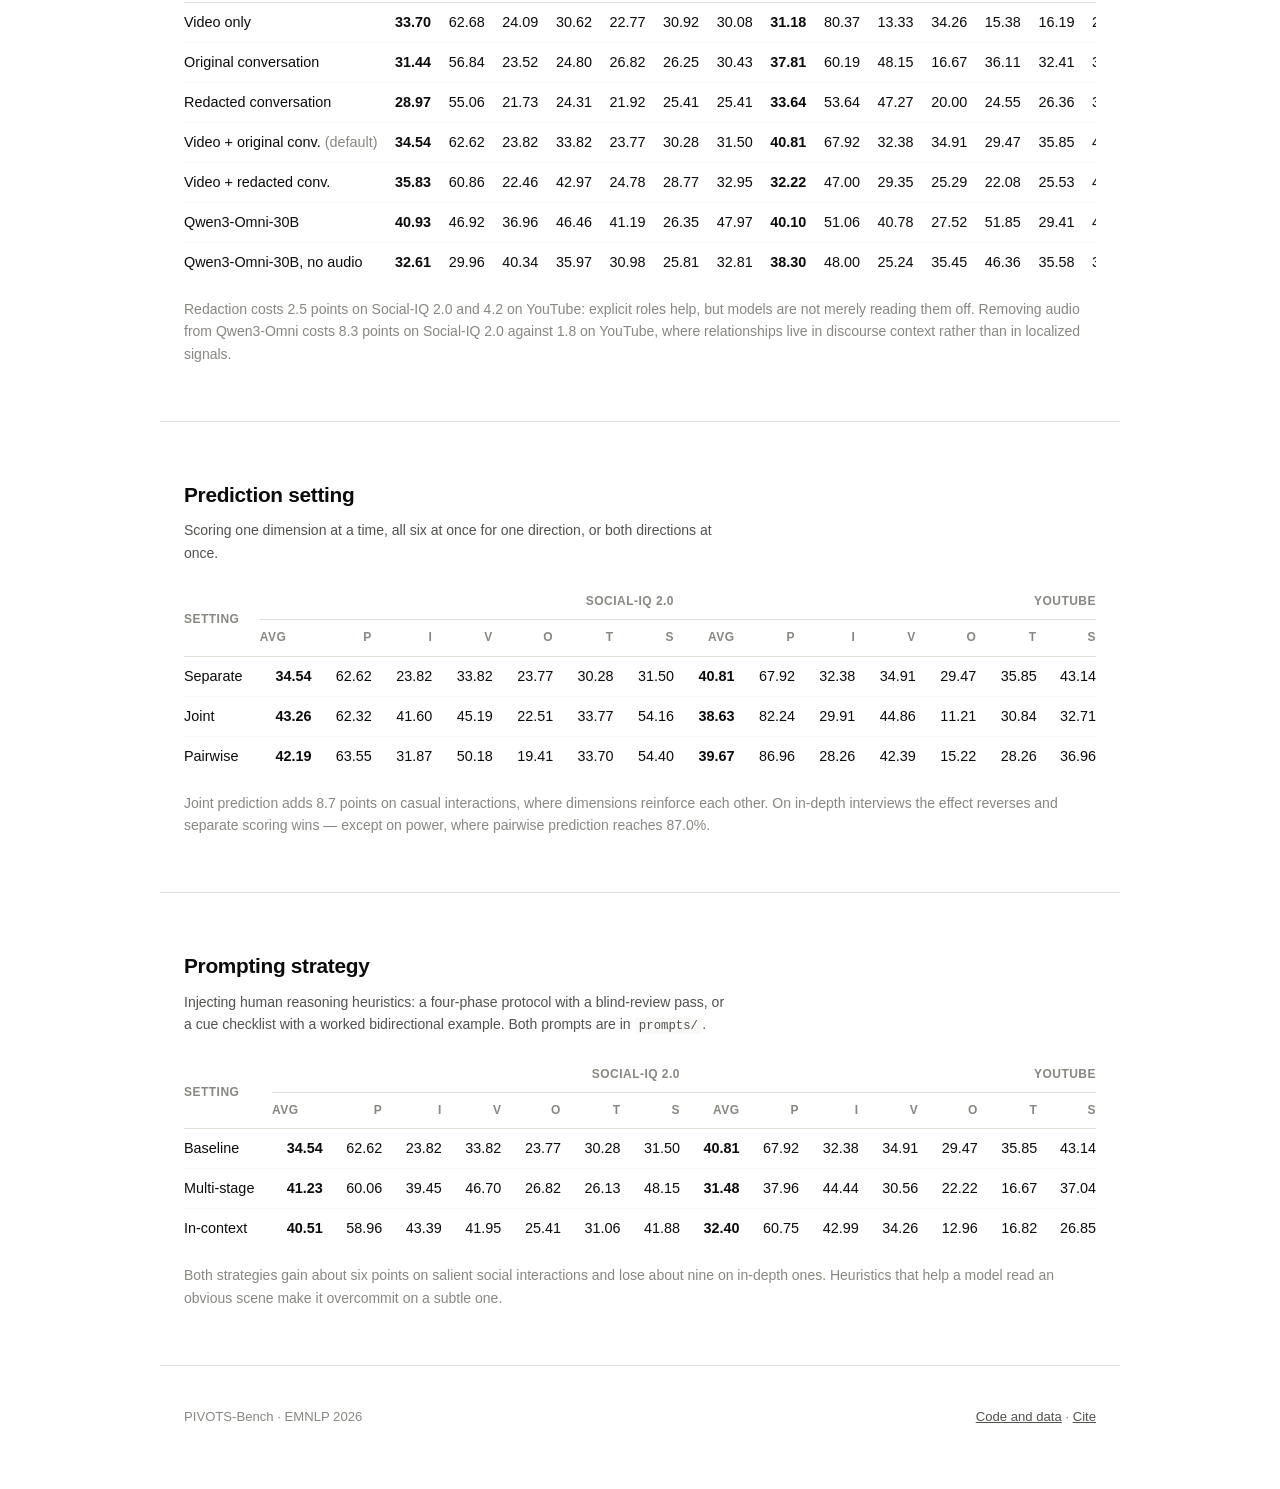
<file: docs/leaderboard.html>
<!DOCTYPE html>
<html lang="en">
<head>
<meta charset="utf-8">
<meta name="viewport" content="width=device-width, initial-scale=1">
<title>Results · PIVOTS-Bench</title>
<meta name="description" content="Benchmark results and ablations for GPT-5, Gemini 2.5 Pro and Qwen3-VL on PIVOTS-Bench.">
<link rel="stylesheet" href="./assets/style.css">
<link rel="icon" href="data:image/svg+xml,<svg xmlns='http://www.w3.org/2000/svg' viewBox='0 0 32 32'><rect x='0' y='10' width='6.4' height='12' fill='%23c53b39'/><rect x='6.4' y='10' width='6.4' height='12' fill='%23e8817d'/><rect x='12.8' y='10' width='6.4' height='12' fill='%23eceae5'/><rect x='19.2' y='10' width='6.4' height='12' fill='%2386b6ef'/><rect x='25.6' y='10' width='6.4' height='12' fill='%23256abf'/></svg>">
</head>
<body>
<nav class="nav"><div class="wrap">
      <a class="mark" href="./">PIVOTS-Bench</a>
      <ul>
        <li><a href="./" >Overview</a></li>
        <li><a href="./leaderboard.html" aria-current="page">Results</a></li>
        <li><a href="./dataset.html" >Dataset</a></li>
        <li><a href="https://github.com/ciossayin/pivots-bench">GitHub</a></li>
      </ul>
    </div></nav>
<header class="hero wrap" style="padding-bottom:1.5rem">
  <h1 style="max-width:20ch">Results</h1>
  <p class="lede narrow" style="margin-top:1rem">Accuracy in percent. Chance is 20% on Tasks 1 and 2,
  and 40% on Task 3, where selecting one of the two correct cues earns half credit.</p>
</header>

<section class="wrap" style="padding-top:1.5rem">
  <h2>Social-IQ 2.0 subset</h2>
  <div class="tablewrap"><table id="t-socialiq"></table></div>
  <p class="muted small" style="margin-top:1rem">Proprietary models lead on every task. Qwen3 falls
  below chance on Task 3, meaning it does not reliably identify which visual cue supports a
  judgment it has already made.</p>
</section>

<section class="wrap">
  <h2>YouTube subset</h2>
  <div class="tablewrap"><table id="t-youtube"></table></div>
  <p class="muted small" style="margin-top:1rem">Scores run higher here than on Social-IQ 2.0 even
  though the interactions are more restrained &mdash; plausibly because YouTube material is heavily
  represented in pretraining.</p>
</section>

<section class="wrap">
  <h2>Input modality</h2>
  <p class="sub small narrow" style="margin-top:.5rem">Qwen3-32B-VL throughout, except the two Omni
  rows. Redacted transcripts replace kinship terms and honorifics with
  <code>[PERSON]</code> and <code>[TITLE]</code>, keeping syntax, tone and logical flow intact.</p>
  <div class="tablewrap"><table id="t-modality"></table></div>
  <p class="muted small" style="margin-top:1rem">Redaction costs 2.5 points on Social-IQ 2.0 and 4.2
  on YouTube: explicit roles help, but models are not merely reading them off. Removing audio from
  Qwen3-Omni costs 8.3 points on Social-IQ 2.0 against 1.8 on YouTube, where relationships live in
  discourse context rather than in localized signals.</p>
</section>

<section class="wrap">
  <h2>Prediction setting</h2>
  <p class="sub small narrow" style="margin-top:.5rem">Scoring one dimension at a time, all six at
  once for one direction, or both directions at once.</p>
  <div class="tablewrap"><table id="t-setting"></table></div>
  <p class="muted small" style="margin-top:1rem">Joint prediction adds 8.7 points on casual
  interactions, where dimensions reinforce each other. On in-depth interviews the effect reverses
  and separate scoring wins &mdash; except on power, where pairwise prediction reaches 87.0%.</p>
</section>

<section class="wrap">
  <h2>Prompting strategy</h2>
  <p class="sub small narrow" style="margin-top:.5rem">Injecting human reasoning heuristics: a
  four-phase protocol with a blind-review pass, or a cue checklist with a worked bidirectional
  example. Both prompts are in <code>prompts/</code>.</p>
  <div class="tablewrap"><table id="t-prompting"></table></div>
  <p class="muted small" style="margin-top:1rem">Both strategies gain about six points on salient
  social interactions and lose about nine on in-depth ones. Heuristics that help a model read an
  obvious scene make it overcommit on a subtle one.</p>
</section>

<footer class="wrap">
      <div>PIVOTS-Bench &middot; EMNLP 2026</div>
      <div><a href="https://github.com/ciossayin/pivots-bench">Code and data</a> &middot; <a href="./dataset.html#cite">Cite</a></div>
    </footer>
<script src="./assets/leaderboard.js"></script>
</body>
</html>
</file>
<file: docs/assets/style.css>
/* PIVOTSBench project page
   Palette: diverging red<->blue with a gray midpoint, validated for CVD
   separation on a white surface. Every colored cell also carries its number,
   so color never has to carry the value alone. */

:root {
  --ink: #0b0b0b;
  --ink-2: #52514e;
  --muted: #898781;
  --line: #e1e0d9;
  --hairline: rgba(11, 11, 11, .10);
  --surface: #ffffff;
  --plane: #f9f9f7;

  --s-neg2: #c53b39;
  --s-neg1: #e8817d;
  --s-zero: #eceae5;
  --s-pos1: #86b6ef;
  --s-pos2: #256abf;

  --measure: 34rem;
  --gutter: 1.5rem;
}

* { margin: 0; padding: 0; box-sizing: border-box; }
html { -webkit-text-size-adjust: 100%; scroll-behavior: smooth; }
[id] { scroll-margin-top: 3.75rem; }

body {
  font-family: -apple-system, BlinkMacSystemFont, "Segoe UI", Roboto, "Helvetica Neue",
               Arial, "PingFang SC", "Hiragino Sans GB", sans-serif;
  font-size: 16.5px;
  line-height: 1.6;
  color: var(--ink);
  background: var(--surface);
  -webkit-font-smoothing: antialiased;
}

.wrap { max-width: 60rem; margin: 0 auto; padding-left: var(--gutter); padding-right: var(--gutter); }
.narrow { max-width: var(--measure); }

a { color: inherit; }
p a, li a, dd a { text-underline-offset: .18em; text-decoration-thickness: 1px; }

/* ---------- nav ---------- */

.nav {
  border-bottom: 1px solid var(--line);
  position: sticky; top: 0; z-index: 20;
  background: var(--surface);
}
.nav .wrap { display: flex; align-items: center; justify-content: space-between; gap: 1rem;
             padding-top: .9rem; padding-bottom: .9rem; }
.nav .mark { font-weight: 650; letter-spacing: -.01em; text-decoration: none; font-size: .95rem; }
.nav ul { display: flex; gap: 1.35rem; list-style: none; font-size: .875rem;
          flex-wrap: nowrap; min-width: 0; overflow-x: auto;
          -webkit-overflow-scrolling: touch; scrollbar-width: none; }
.nav ul::-webkit-scrollbar { display: none; }
.nav li { flex: none; }
.nav a { text-decoration: none; color: var(--ink-2); }
.nav a:hover { color: var(--ink); }
.nav a[aria-current="page"] { color: var(--ink); font-weight: 550; }

/* ---------- type ---------- */

h1 { font-size: clamp(1.75rem, 1.2rem + 2.2vw, 2.6rem); line-height: 1.15;
     letter-spacing: -.022em; font-weight: 680; }
h2 { font-size: 1.3rem; letter-spacing: -.014em; font-weight: 640; }
h3 { font-size: 1rem; font-weight: 600; }
h4 { font-size: .82rem; font-weight: 600; letter-spacing: .04em; text-transform: uppercase;
     color: var(--muted); }
.lede { font-size: 1.1rem; line-height: 1.55; color: var(--ink); }
.sub { color: var(--ink-2); }
.small { font-size: .875rem; }
.muted { color: var(--muted); }
.mono { font-family: ui-monospace, "SF Mono", Menlo, Consolas, monospace; font-size: .84em; }

section { padding-top: 3.5rem; padding-bottom: 3.5rem; border-top: 1px solid var(--line); }
section:first-of-type { border-top: none; }
.stack > * + * { margin-top: 1rem; }
.stack-sm > * + * { margin-top: .5rem; }

/* ---------- hero ---------- */

header.hero { padding-top: 4.5rem; padding-bottom: 3rem; }
header.hero h1 { max-width: 30ch; }
header.hero h1 .name { display: block; }
header.hero h1 .rest { display: block; margin-top: .2em; font-weight: 440; color: var(--ink-2);
                       font-size: .78em; line-height: 1.22; letter-spacing: -.012em; }
.byline { margin-top: 1.4rem; font-size: .98rem; line-height: 1.75; }
.byline sup { color: var(--muted); font-size: .68em; }
.affil { margin-top: .35rem; font-size: .85rem; color: var(--muted); }
.affil + .affil { margin-top: .1rem; }
.eyebrow { color: var(--muted); font-size: .8rem; letter-spacing: .07em;
           text-transform: uppercase; font-weight: 600; margin-bottom: 1.1rem; }
.actions { margin-top: 1.75rem; display: flex; gap: .5rem; flex-wrap: wrap; }
.actions a {
  display: inline-block; padding: .42rem .95rem; border: 1px solid var(--ink);
  border-radius: 2px; font-size: .875rem; font-weight: 500; text-decoration: none;
  transition: background .12s, color .12s;
}
.actions a:hover { background: var(--ink); color: var(--surface); }
.actions a[aria-disabled="true"] { border-color: var(--line); color: var(--muted); pointer-events: none; }

/* ---------- key numbers ---------- */

.figures { display: grid; grid-template-columns: repeat(auto-fit, minmax(8.5rem, 1fr));
           gap: 1.5rem 2rem; margin-top: 2rem; }
.figures div b { display: block; font-size: 1.7rem; font-weight: 650; letter-spacing: -.02em;
                 font-variant-numeric: tabular-nums; line-height: 1.1; }
.figures div span { display: block; font-size: .8rem; color: var(--muted); margin-top: .2rem; }

/* ---------- definition lists ---------- */

.dims { margin-top: 1.5rem; }
.dims > div { display: grid; grid-template-columns: 1.6rem 8rem 1fr; gap: 0 1rem;
              padding: .85rem 0; border-top: 1px solid var(--line); align-items: baseline; }
.dims .key { font-weight: 660; }
.dims .name { font-weight: 550; }
.dims .axis { color: var(--ink-2); font-size: .92rem; }
.dims .axis em { font-style: normal; color: var(--muted); }
@media (max-width: 40rem) {
  .dims > div { grid-template-columns: 1.6rem 1fr; }
  .dims .axis { grid-column: 2; }
}

.tasks { margin-top: 1.5rem; counter-reset: t; }
.tasks > div { padding: 1.1rem 0; border-top: 1px solid var(--line); display: grid;
               grid-template-columns: 3.5rem 1fr; gap: 0 1rem; }
.tasks > div::before { counter-increment: t; content: "Task " counter(t);
                       color: var(--muted); font-size: .78rem; letter-spacing: .04em;
                       text-transform: uppercase; padding-top: .18rem; }
.tasks p { color: var(--ink-2); font-size: .95rem; margin-top: .2rem; max-width: 60ch; }

/* ---------- tables ---------- */

.tablewrap { overflow-x: auto; margin-top: 1.25rem; }
table { border-collapse: collapse; width: 100%; font-size: .9rem;
        font-variant-numeric: tabular-nums; }
th, td { text-align: right; padding: .5rem .55rem; font-weight: 400; white-space: nowrap; }
th { font-size: .75rem; letter-spacing: .04em; text-transform: uppercase; color: var(--muted);
     font-weight: 600; border-bottom: 1px solid var(--line); }
th:first-child, td:first-child { text-align: left; padding-left: 0; }
th:last-child, td:last-child { padding-right: 0; }
tbody tr + tr td { border-top: 1px solid var(--plane); }
td.strong { font-weight: 620; }
tbody tr.group td { padding-top: 1.1rem; color: var(--muted); font-size: .75rem;
                    letter-spacing: .04em; text-transform: uppercase; }
caption { caption-side: bottom; text-align: left; color: var(--muted); font-size: .82rem;
          padding-top: .75rem; line-height: 1.5; }

/* magnitude bar behind an average, one hue, single series */
.bar { position: relative; display: inline-block; min-width: 3.2rem; }
.bar i { position: absolute; left: 0; bottom: -.28rem; height: 2px; background: var(--s-pos2);
         border-radius: 1px; }

/* ---------- score cells ---------- */

.matrix { display: grid; gap: 2px; margin-top: .5rem;
          grid-template-columns: minmax(0, max-content) repeat(6, minmax(1.9rem, 1fr)); }
.matrix .h { font-size: .72rem; letter-spacing: .06em; color: var(--muted); font-weight: 600;
             text-align: center; padding-bottom: .1rem; }
.matrix .rowlabel { font-size: .82rem; color: var(--ink-2); display: flex; align-items: center;
                    padding-right: .6rem; line-height: 1.25; }
.cell { display: flex; align-items: center; justify-content: center; height: 1.85rem;
        border-radius: 2px; font-size: .82rem; font-weight: 600;
        font-variant-numeric: tabular-nums; background: var(--s-zero); color: var(--ink); }
.cell.v-2 { background: var(--s-neg2); color: #fff; }
.cell.v-1 { background: var(--s-neg1); color: #2a0f0e; }
.cell.v1  { background: var(--s-pos1); color: #0a1b2e; }
.cell.v2  { background: var(--s-pos2); color: #fff; }
.cell.vnull { background: repeating-linear-gradient(45deg, var(--plane), var(--plane) 3px,
              var(--surface) 3px, var(--surface) 6px); color: var(--muted); }

.legend { display: flex; gap: 1rem; flex-wrap: wrap; align-items: center; margin-top: 1rem;
          font-size: .78rem; color: var(--ink-2); }
.legend span { display: inline-flex; align-items: center; gap: .35rem; }
.legend i { width: .7rem; height: .7rem; border-radius: 2px; display: inline-block; }

/* ---------- samples ---------- */

.sample { padding: 2.75rem 0; border-top: 1px solid var(--line); }
.sample:first-of-type { border-top: none; padding-top: 1.5rem; }
.sample .kicker { font-size: .75rem; letter-spacing: .06em; text-transform: uppercase;
                  color: var(--muted); font-weight: 600; }
.sample h3 { margin-top: .35rem; font-size: 1.12rem; font-weight: 620; letter-spacing: -.01em; }
.sample .summary { margin-top: .5rem; color: var(--ink-2); font-size: .95rem; max-width: 62ch; }
.split { display: grid; grid-template-columns: minmax(0, 1.05fr) minmax(0, 1fr);
         gap: 1.75rem; margin-top: 1.4rem; align-items: start; }
@media (max-width: 52rem) { .split { grid-template-columns: 1fr; } }

.video { position: relative; width: 100%; aspect-ratio: 16/9; background: var(--plane);
         border-radius: 3px; overflow: hidden; }
.video iframe { position: absolute; inset: 0; width: 100%; height: 100%; border: 0; }
.video .none { position: absolute; inset: 0; display: flex; align-items: center;
               justify-content: center; text-align: center; padding: 1.5rem;
               color: var(--muted); font-size: .82rem; line-height: 1.5; }

.dialogue { margin-top: 1rem; font-size: .92rem; line-height: 1.7; color: var(--ink-2); }
.dialogue p + p { margin-top: .35rem; }
.dialogue b { color: var(--ink); font-weight: 600; }
.dialogue .t { color: var(--muted); font-variant-numeric: tabular-nums; margin-right: .5rem; }

.evidence { margin-top: 1.25rem; font-size: .87rem; }
.evidence > div { padding: .6rem 0; border-top: 1px solid var(--line); display: grid;
                  grid-template-columns: 1.4rem 1fr; gap: 0 .75rem; }
.evidence .d { font-weight: 660; color: var(--ink); }
.evidence .r { color: var(--ink-2); }
.evidence .tags { color: var(--muted); font-size: .8rem; margin-top: .15rem; }

.aux { margin-top: 1.25rem; font-size: .87rem; color: var(--ink-2); }
.aux ol { margin: .4rem 0 0 1.1rem; }
.aux .correct { color: var(--ink); font-weight: 600; }

/* ---------- distribution chart ---------- */

.dist { margin-top: 1.5rem; }
.dist .row { display: grid; grid-template-columns: 1.5rem 1fr 3.2rem; align-items: center;
             gap: .75rem; padding: .3rem 0; }
.dist .lab { font-weight: 620; font-size: .85rem; }
.dist .track { display: flex; gap: 2px; height: 1.1rem; }
.dist .seg { border-radius: 2px; min-width: 2px; }
.dist .tot { font-size: .78rem; color: var(--muted); text-align: right;
             font-variant-numeric: tabular-nums; }

.tip { position: fixed; z-index: 40; pointer-events: none; background: var(--ink);
       color: #fff; font-size: .76rem; padding: .3rem .5rem; border-radius: 3px;
       opacity: 0; transition: opacity .1s; white-space: nowrap; }
.tip.on { opacity: 1; }

/* ---------- misc ---------- */

pre { background: var(--plane); border-radius: 3px; padding: 1rem 1.1rem; overflow-x: auto;
      font-family: ui-monospace, "SF Mono", Menlo, Consolas, monospace; font-size: .8rem;
      line-height: 1.6; }
code { font-family: ui-monospace, "SF Mono", Menlo, Consolas, monospace; font-size: .88em;
       background: var(--plane); padding: .1em .35em; border-radius: 2px; }
pre code { background: none; padding: 0; }

.copy { margin-top: .6rem; background: none; border: 1px solid var(--line); border-radius: 2px;
        padding: .3rem .8rem; font: inherit; font-size: .8rem; color: var(--ink-2);
        cursor: pointer; }
.copy:hover { border-color: var(--ink); color: var(--ink); }

dl.facts { margin-top: 1.25rem; }
dl.facts > div { display: grid; grid-template-columns: minmax(9rem, 12rem) 1fr; gap: 0 1.5rem;
                 padding: .7rem 0; border-top: 1px solid var(--line); }
dl.facts dt { color: var(--muted); font-size: .85rem; }
dl.facts dd { font-size: .92rem; }
@media (max-width: 40rem) { dl.facts > div { grid-template-columns: 1fr; gap: .15rem; } }

.note { border-left: 2px solid var(--line); padding-left: 1rem; color: var(--ink-2);
        font-size: .9rem; }

footer { border-top: 1px solid var(--line); padding-top: 2.5rem; padding-bottom: 4rem; color: var(--muted);
         font-size: .82rem; display: flex; justify-content: space-between; gap: 1rem;
         flex-wrap: wrap; }
footer a { color: var(--ink-2); }

/* ---------- bidirectional diagram ---------- */

.bidir { margin-top: 2.5rem; max-width: 36rem; }
.bidir svg { display: block; width: 100%; height: auto; }
.bidir .legend { margin-top: .9rem; }

/* ---------- headline figure ---------- */

.headline { max-width: var(--measure); }
.headline .hrow { display: grid; grid-template-columns: minmax(7.5rem, 11rem) 1fr 2.8rem;
                  gap: 1rem; align-items: center; padding: .42rem 0; font-size: .85rem; }
.headline .hl { color: var(--ink-2); line-height: 1.35; }
.headline .track { position: relative; height: 9px; background: var(--plane); border-radius: 2px; }
.headline .track i { position: absolute; top: 0; bottom: 0; left: 0; border-radius: 2px;
                     background: var(--s-pos2); }
.headline .track i.ref { background: var(--muted); }
.headline .track::after { content: ""; position: absolute; left: 20%; top: -4px; bottom: -4px;
                          width: 1px; background: var(--ink); opacity: .3; }
.headline b { font-weight: 620; font-variant-numeric: tabular-nums; text-align: right;
              font-size: .85rem; }
.headline figcaption { margin-top: .5rem; }

/* ---------- table variants ---------- */

table.fit { width: auto; }
table.fit th:not(:first-child), table.fit td:not(:first-child) { padding-left: 1.7rem; }
th.span { text-align: center; }
th.div, td.div { border-left: 1px solid var(--line); padding-left: 1.1rem; }

/* ---------- small screens ---------- */

@media (max-width: 40rem) {
  section { padding-top: 2.5rem; padding-bottom: 2.5rem; }
  .matrix { grid-template-columns: repeat(6, 1fr); }
  .matrix > div:first-child { display: none; }
  .matrix .rowlabel { grid-column: 1 / -1; padding-top: .55rem; }
  .headline .hrow { grid-template-columns: 1fr 2.8rem; grid-template-areas: "label value" "track track"; row-gap: .3rem; }
  .headline .hl { grid-area: label; }
  .headline .track { grid-area: track; }
  .headline b { grid-area: value; }
  header.hero { padding-top: 2.75rem; }
  .nav .wrap { gap: .85rem; }
  .nav ul { gap: 1.05rem; }
  .figures { gap: 1.25rem 1.5rem; }
}
</file>
